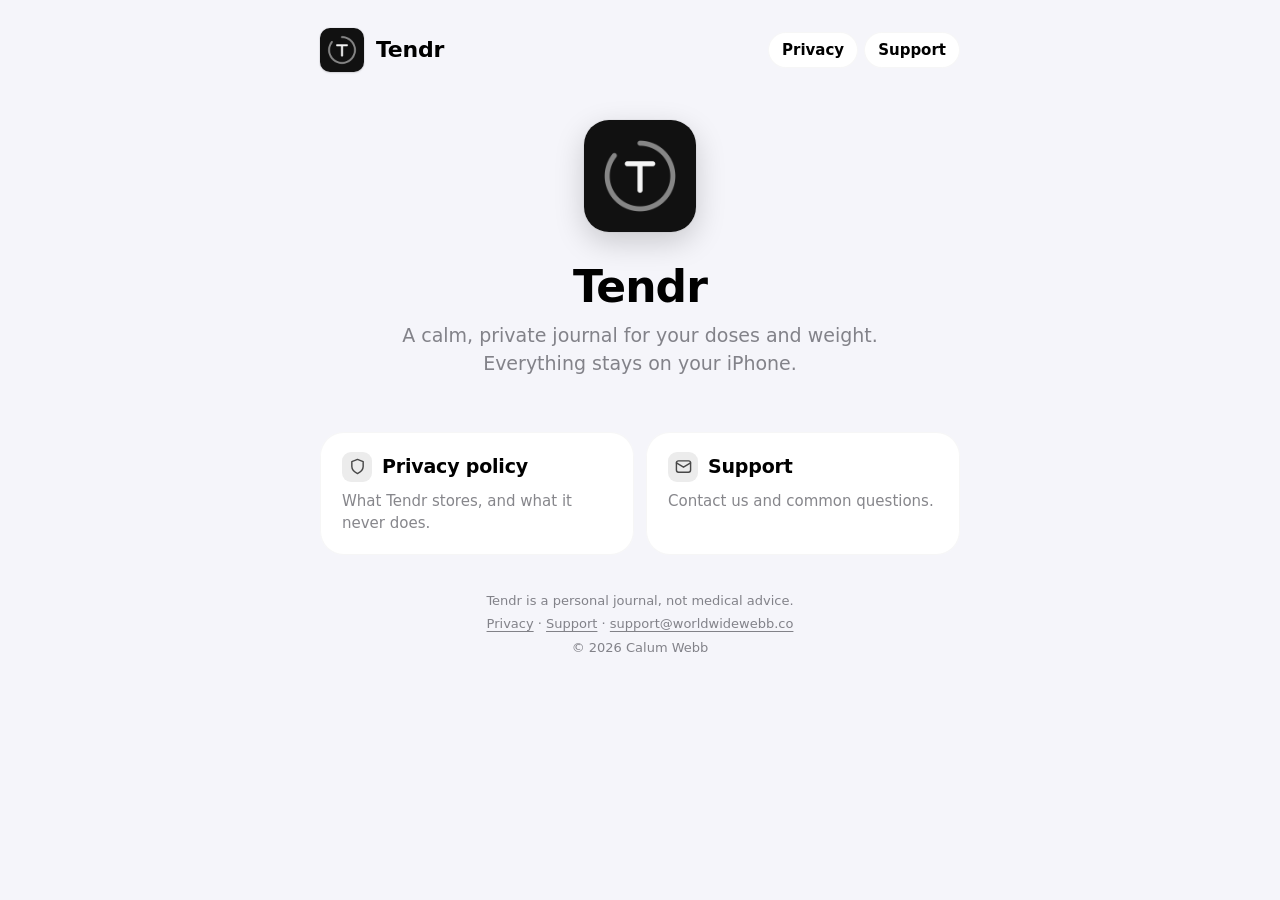
<file: site/index.html>
<!doctype html>
<html lang="en">
<head>
<meta charset="utf-8">
<meta name="viewport" content="width=device-width, initial-scale=1, viewport-fit=cover">
<title>Tendr · Dose & Weight Journal</title>
<meta name="description" content="Tendr is a private dose and weight journal for iPhone.">
<meta name="color-scheme" content="light dark">
<meta name="theme-color" content="#f5f5fa" media="(prefers-color-scheme: light)">
<meta name="theme-color" content="#000000" media="(prefers-color-scheme: dark)">
<link rel="icon" type="image/png" href="./assets/favicon-64.png">
<link rel="apple-touch-icon" href="./assets/apple-touch-icon.png">
<link rel="stylesheet" href="./assets/style.css">
</head>
<body>
<div class="wrap">
<header class="topnav">
<a class="brand" href="./"><img src="./assets/icon-256.png" alt="Tendr app icon" width="44" height="44"><span>Tendr</span></a>
<nav class="pills" aria-label="Site"><a class="pill" href="./privacy/">Privacy</a><a class="pill" href="./support/">Support</a></nav>
</header>
<main>
<section class="hero">
<img src="assets/icon-256.png" alt="Tendr app icon" width="112" height="112">
<h1>Tendr</h1>
<p class="lede">A calm, private journal for your doses and weight. Everything stays on your iPhone.</p>
</section>
<div class="links">
<a class="card" href="privacy/"><h2><span class="glyph"><svg viewBox="0 0 24 24" fill="none" stroke="currentColor" stroke-width="2" stroke-linecap="round" stroke-linejoin="round" aria-hidden="true"><path d="M12 22s8-4 8-10V5l-8-3-8 3v7c0 6 8 10 8 10z"/></svg></span>Privacy policy</h2><span>What Tendr stores, and what it never does.</span></a>
<a class="card" href="support/"><h2><span class="glyph"><svg viewBox="0 0 24 24" fill="none" stroke="currentColor" stroke-width="2" stroke-linecap="round" stroke-linejoin="round" aria-hidden="true"><rect x="2" y="4" width="20" height="16" rx="3"/><path d="m22 7-10 6L2 7"/></svg></span>Support</h2><span>Contact us and common questions.</span></a>
</div>

</main>
<footer>
<p>Tendr is a personal journal, not medical advice.</p>
<p><a href="./privacy/">Privacy</a> · <a href="./support/">Support</a> · <a href="mailto:support@worldwidewebb.co">support@worldwidewebb.co</a></p>
<p>© 2026 Calum Webb</p>
</footer>
</div>
</body>
</html>
</file>
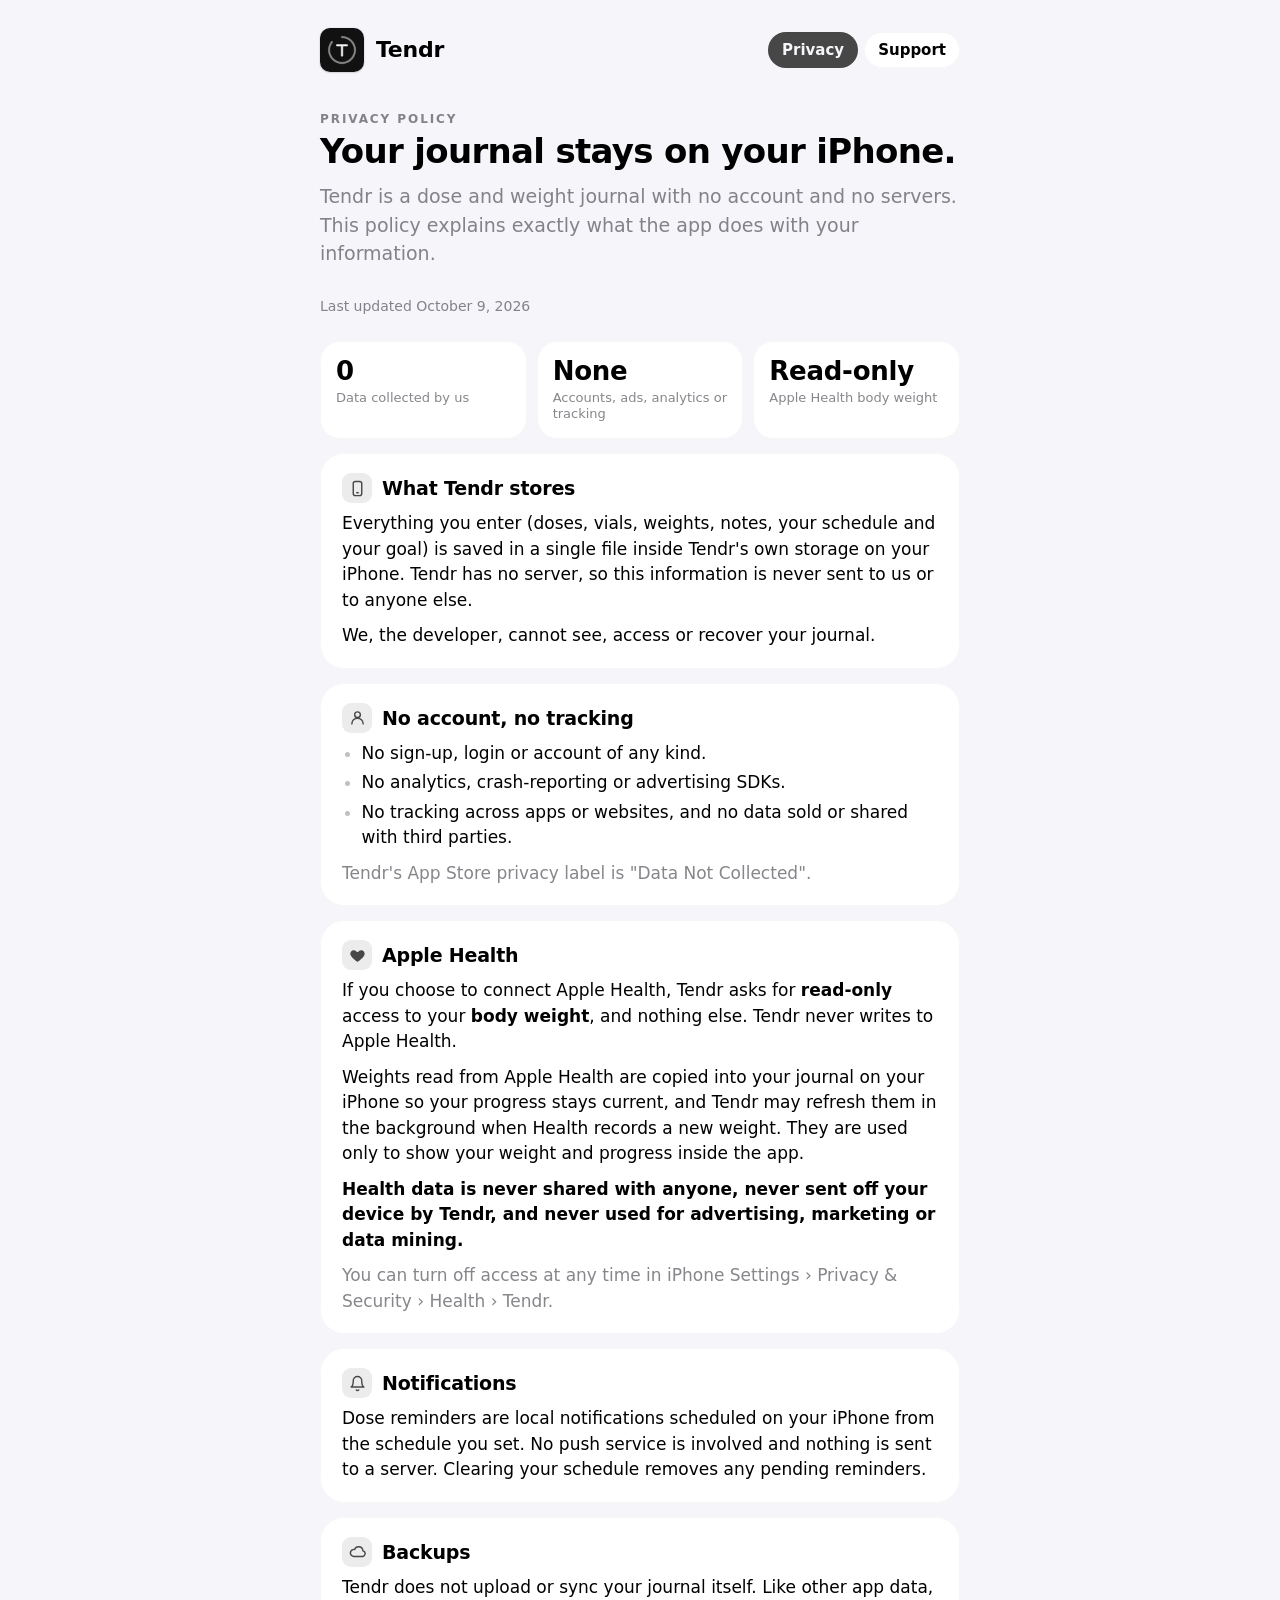
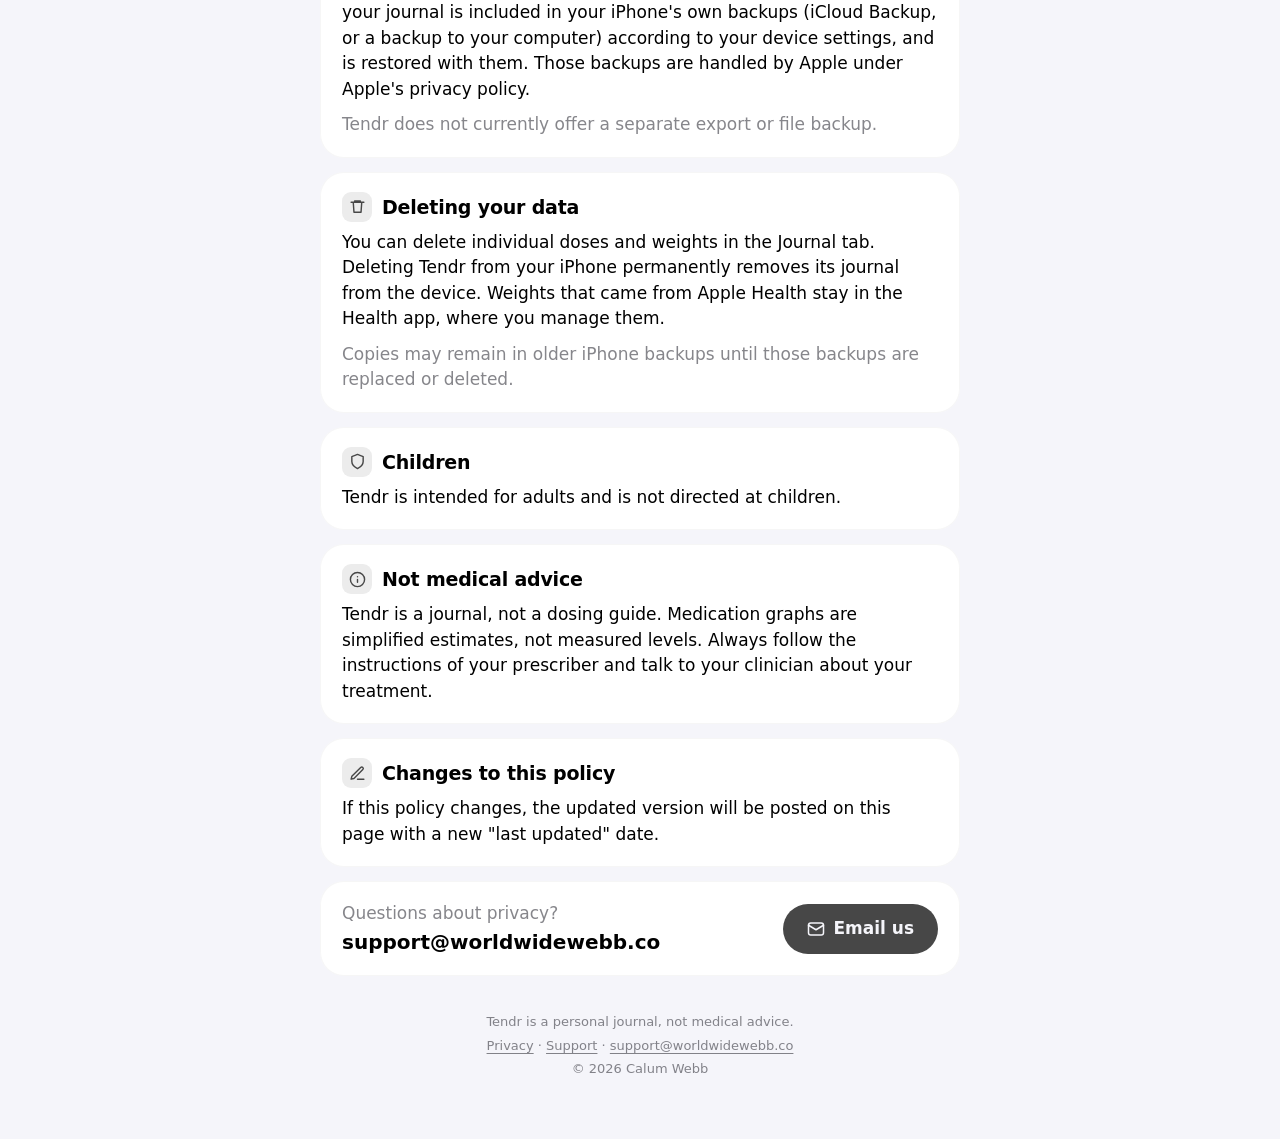
<file: site/privacy/index.html>
<!doctype html>
<html lang="en">
<head>
<meta charset="utf-8">
<meta name="viewport" content="width=device-width, initial-scale=1, viewport-fit=cover">
<title>Privacy Policy · Tendr</title>
<meta name="description" content="Tendr's privacy policy: your journal stays on your iPhone. No account, no servers, no tracking.">
<meta name="color-scheme" content="light dark">
<meta name="theme-color" content="#f5f5fa" media="(prefers-color-scheme: light)">
<meta name="theme-color" content="#000000" media="(prefers-color-scheme: dark)">
<link rel="icon" type="image/png" href="../assets/favicon-64.png">
<link rel="apple-touch-icon" href="../assets/apple-touch-icon.png">
<link rel="stylesheet" href="../assets/style.css">
</head>
<body>
<div class="wrap">
<header class="topnav">
<a class="brand" href="../"><img src="../assets/icon-256.png" alt="Tendr app icon" width="44" height="44"><span>Tendr</span></a>
<nav class="pills" aria-label="Site"><a class="pill" href="../privacy/" aria-current="page">Privacy</a><a class="pill" href="../support/">Support</a></nav>
</header>
<main>
<p class="eyebrow">Privacy policy</p>
<h1>Your journal stays on your iPhone.</h1>
<p class="lede">Tendr is a dose and weight journal with no account and no servers. This policy explains exactly what the app does with your information.</p>
<p class="meta">Last updated October 9, 2026</p>

<div class="facts" role="list">
<div class="fact" role="listitem"><b>0</b><small>Data collected by us</small></div>
<div class="fact" role="listitem"><b>None</b><small>Accounts, ads, analytics or tracking</small></div>
<div class="fact" role="listitem"><b>Read&#8209;only</b><small>Apple Health body weight</small></div>
</div>

<section class="card">
<h2><span class="glyph"><svg viewBox="0 0 24 24" fill="none" stroke="currentColor" stroke-width="2" stroke-linecap="round" stroke-linejoin="round" aria-hidden="true"><rect x="6" y="2" width="12" height="20" rx="3"/><path d="M11 18h2"/></svg></span>What Tendr stores</h2>
<p>Everything you enter (doses, vials, weights, notes, your schedule and your goal) is saved in a single file inside Tendr's own storage on your iPhone. Tendr has no server, so this information is never sent to us or to anyone else.</p>
<p>We, the developer, cannot see, access or recover your journal.</p>
</section>

<section class="card">
<h2><span class="glyph"><svg viewBox="0 0 24 24" fill="none" stroke="currentColor" stroke-width="2" stroke-linecap="round" stroke-linejoin="round" aria-hidden="true"><circle cx="12" cy="8" r="4"/><path d="M4 21a8 8 0 0 1 16 0"/></svg></span>No account, no tracking</h2>
<ul>
<li>No sign-up, login or account of any kind.</li>
<li>No analytics, crash-reporting or advertising SDKs.</li>
<li>No tracking across apps or websites, and no data sold or shared with third parties.</li>
</ul>
<p class="muted">Tendr's App Store privacy label is "Data Not Collected".</p>
</section>

<section class="card">
<h2><span class="glyph"><svg viewBox="0 0 24 24" fill="currentColor" aria-hidden="true"><path d="M12 21s-7.5-4.6-9.6-9.3C.9 8.3 3 4.5 6.7 4.5c2.1 0 3.6 1.1 4.3 2.4h2c.7-1.3 2.2-2.4 4.3-2.4 3.7 0 5.8 3.8 4.3 7.2C19.5 16.4 12 21 12 21z"/></svg></span>Apple Health</h2>
<p>If you choose to connect Apple Health, Tendr asks for <strong>read-only</strong> access to your <strong>body weight</strong>, and nothing else. Tendr never writes to Apple Health.</p>
<p>Weights read from Apple Health are copied into your journal on your iPhone so your progress stays current, and Tendr may refresh them in the background when Health records a new weight. They are used only to show your weight and progress inside the app.</p>
<p><strong>Health data is never shared with anyone, never sent off your device by Tendr, and never used for advertising, marketing or data mining.</strong></p>
<p class="muted">You can turn off access at any time in iPhone Settings › Privacy &amp; Security › Health › Tendr.</p>
</section>

<section class="card">
<h2><span class="glyph"><svg viewBox="0 0 24 24" fill="none" stroke="currentColor" stroke-width="2" stroke-linecap="round" stroke-linejoin="round" aria-hidden="true"><path d="M6 8a6 6 0 1 1 12 0c0 7 3 9 3 9H3s3-2 3-9"/><path d="M10.3 21a1.9 1.9 0 0 0 3.4 0"/></svg></span>Notifications</h2>
<p>Dose reminders are local notifications scheduled on your iPhone from the schedule you set. No push service is involved and nothing is sent to a server. Clearing your schedule removes any pending reminders.</p>
</section>

<section class="card">
<h2><span class="glyph"><svg viewBox="0 0 24 24" fill="none" stroke="currentColor" stroke-width="2" stroke-linecap="round" stroke-linejoin="round" aria-hidden="true"><path d="M17.5 19H7a5 5 0 1 1 1-9.9A6 6 0 0 1 19.6 11 4 4 0 0 1 17.5 19z"/></svg></span>Backups</h2>
<p>Tendr does not upload or sync your journal itself. Like other app data, your journal is included in your iPhone's own backups (iCloud Backup, or a backup to your computer) according to your device settings, and is restored with them. Those backups are handled by Apple under Apple's privacy policy.</p>
<p class="muted">Tendr does not currently offer a separate export or file backup.</p>
</section>

<section class="card">
<h2><span class="glyph"><svg viewBox="0 0 24 24" fill="none" stroke="currentColor" stroke-width="2" stroke-linecap="round" stroke-linejoin="round" aria-hidden="true"><path d="M3 6h18M8 6V4h8v2M6 6l1 14h10l1-14"/></svg></span>Deleting your data</h2>
<p>You can delete individual doses and weights in the Journal tab. Deleting Tendr from your iPhone permanently removes its journal from the device. Weights that came from Apple Health stay in the Health app, where you manage them.</p>
<p class="muted">Copies may remain in older iPhone backups until those backups are replaced or deleted.</p>
</section>

<section class="card">
<h2><span class="glyph"><svg viewBox="0 0 24 24" fill="none" stroke="currentColor" stroke-width="2" stroke-linecap="round" stroke-linejoin="round" aria-hidden="true"><path d="M12 22s8-4 8-10V5l-8-3-8 3v7c0 6 8 10 8 10z"/></svg></span>Children</h2>
<p>Tendr is intended for adults and is not directed at children.</p>
</section>

<section class="card">
<h2><span class="glyph"><svg viewBox="0 0 24 24" fill="none" stroke="currentColor" stroke-width="2" stroke-linecap="round" stroke-linejoin="round" aria-hidden="true"><circle cx="12" cy="12" r="10"/><path d="M12 16v-4M12 8h.01"/></svg></span>Not medical advice</h2>
<p>Tendr is a journal, not a dosing guide. Medication graphs are simplified estimates, not measured levels. Always follow the instructions of your prescriber and talk to your clinician about your treatment.</p>
</section>

<section class="card">
<h2><span class="glyph"><svg viewBox="0 0 24 24" fill="none" stroke="currentColor" stroke-width="2" stroke-linecap="round" stroke-linejoin="round" aria-hidden="true"><path d="M12 20h9"/><path d="M16.5 3.5a2.1 2.1 0 0 1 3 3L7 19l-4 1 1-4z"/></svg></span>Changes to this policy</h2>
<p>If this policy changes, the updated version will be posted on this page with a new "last updated" date.</p>
</section>

<section class="card contact">
<div><p class="muted" style="margin:0 0 2px">Questions about privacy?</p><a class="address" href="mailto:support@worldwidewebb.co">support@worldwidewebb.co</a></div>
<a class="button" href="mailto:support@worldwidewebb.co?subject=Tendr%20privacy"><svg viewBox="0 0 24 24" fill="none" stroke="currentColor" stroke-width="2" stroke-linecap="round" stroke-linejoin="round" aria-hidden="true"><rect x="2" y="4" width="20" height="16" rx="3"/><path d="m22 7-10 6L2 7"/></svg>Email us</a>
</section>

</main>
<footer>
<p>Tendr is a personal journal, not medical advice.</p>
<p><a href="../privacy/">Privacy</a> · <a href="../support/">Support</a> · <a href="mailto:support@worldwidewebb.co">support@worldwidewebb.co</a></p>
<p>© 2026 Calum Webb</p>
</footer>
</div>
</body>
</html>
</file>
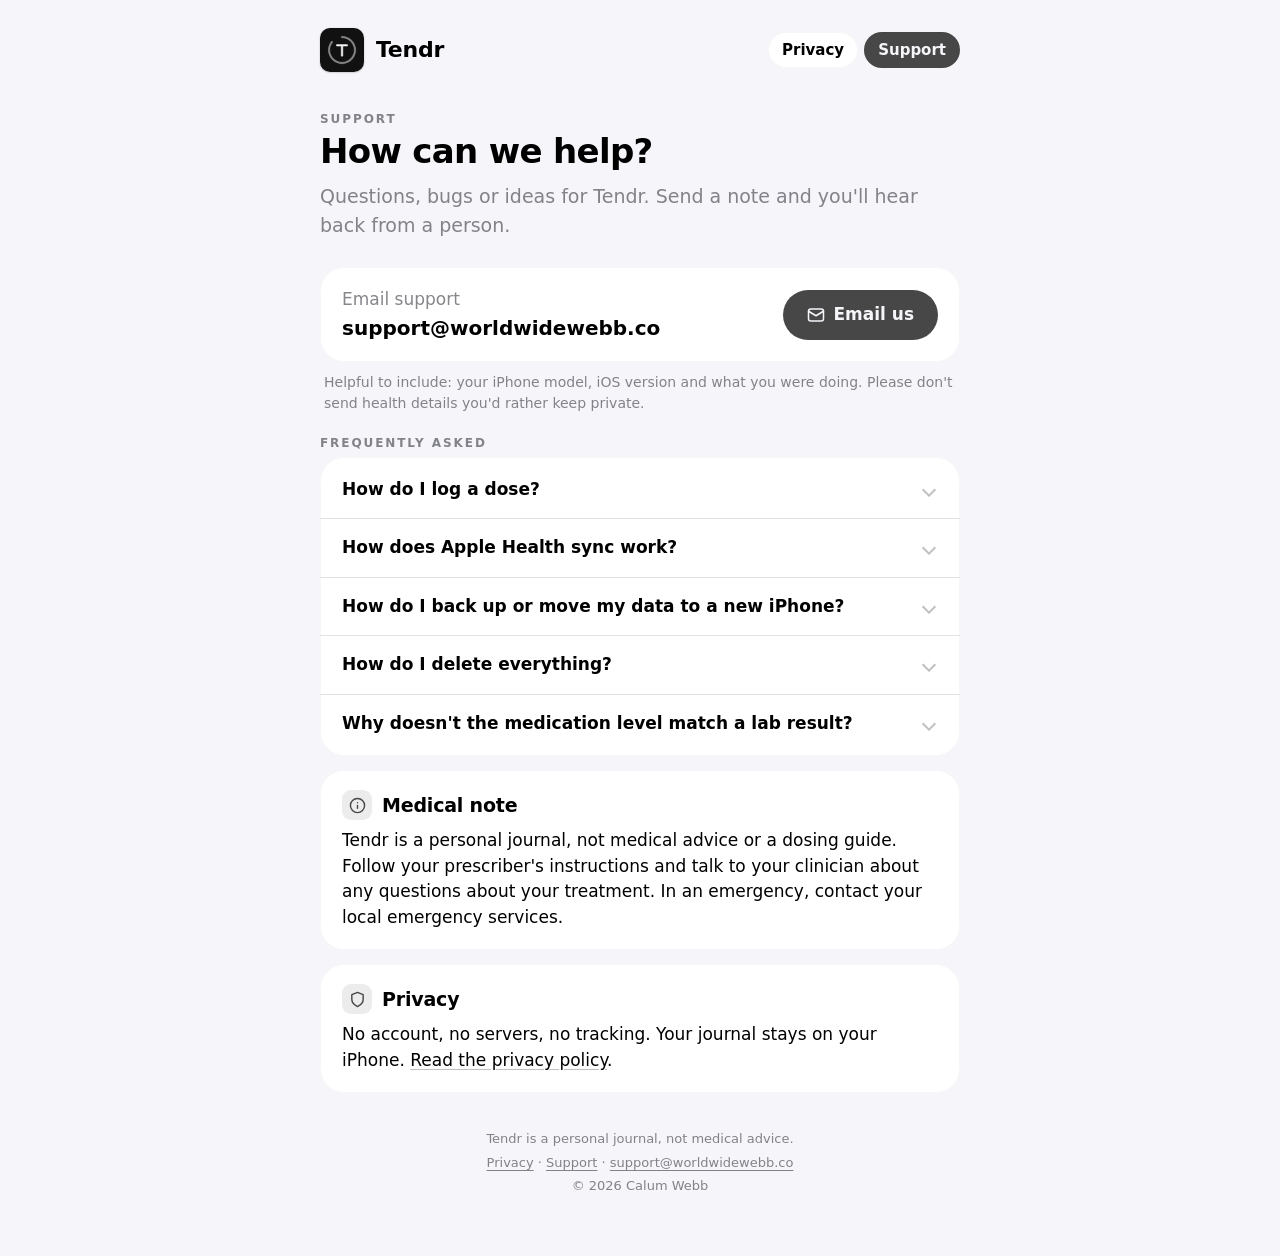
<file: site/support/index.html>
<!doctype html>
<html lang="en">
<head>
<meta charset="utf-8">
<meta name="viewport" content="width=device-width, initial-scale=1, viewport-fit=cover">
<title>Support · Tendr</title>
<meta name="description" content="Get help with Tendr, the private dose and weight journal for iPhone.">
<meta name="color-scheme" content="light dark">
<meta name="theme-color" content="#f5f5fa" media="(prefers-color-scheme: light)">
<meta name="theme-color" content="#000000" media="(prefers-color-scheme: dark)">
<link rel="icon" type="image/png" href="../assets/favicon-64.png">
<link rel="apple-touch-icon" href="../assets/apple-touch-icon.png">
<link rel="stylesheet" href="../assets/style.css">
</head>
<body>
<div class="wrap">
<header class="topnav">
<a class="brand" href="../"><img src="../assets/icon-256.png" alt="Tendr app icon" width="44" height="44"><span>Tendr</span></a>
<nav class="pills" aria-label="Site"><a class="pill" href="../privacy/">Privacy</a><a class="pill" href="../support/" aria-current="page">Support</a></nav>
</header>
<main>
<p class="eyebrow">Support</p>
<h1>How can we help?</h1>
<p class="lede">Questions, bugs or ideas for Tendr. Send a note and you'll hear back from a person.</p>

<section class="card contact">
<div><p class="muted" style="margin:0 0 2px">Email support</p><a class="address" href="mailto:support@worldwidewebb.co">support@worldwidewebb.co</a></div>
<a class="button" href="mailto:support@worldwidewebb.co?subject=Tendr%20support"><svg viewBox="0 0 24 24" fill="none" stroke="currentColor" stroke-width="2" stroke-linecap="round" stroke-linejoin="round" aria-hidden="true"><rect x="2" y="4" width="20" height="16" rx="3"/><path d="m22 7-10 6L2 7"/></svg>Email us</a>
</section>
<p class="meta" style="margin:-4px 4px 22px">Helpful to include: your iPhone model, iOS version and what you were doing. Please don't send health details you'd rather keep private.</p>

<p class="eyebrow" style="margin-top:8px">Frequently asked</p>
<section class="card faq">
<details><summary>How do I log a dose?</summary><div class="answer"><p>On the Home tab, tap <strong>Log dose</strong>. Enter the amount you took, check the date and time, add a note if you like, then save.</p><p>To fix a past entry, open the Journal tab and tap it to edit.</p></div></details>
<details><summary>How does Apple Health sync work?</summary><div class="answer"><p>In the Settings tab, tap <strong>Connect Apple Health</strong> and allow access to body weight. Tendr reads weight only and never writes to Health.</p><p>After that, new weights from Health appear automatically, and you can tap <strong>Sync body weight</strong> any time to refresh. To stop, turn off access in iPhone Settings › Privacy &amp; Security › Health › Tendr.</p></div></details>
<details><summary>How do I back up or move my data to a new iPhone?</summary><div class="answer"><p>Your journal lives only on your iPhone and is included in your normal iPhone backups. Keep iCloud Backup (or a computer backup) turned on, and when you set up a new iPhone, restore from that backup or use Quick Start to transfer. Tendr and its journal come across with it.</p><p>Tendr has no account or cloud sync of its own, so there's nothing to sign in to.</p></div></details>
<details><summary>How do I delete everything?</summary><div class="answer"><p>To remove single entries, swipe left on a dose or weight in the Journal tab and tap <strong>Delete</strong>. To clear reminders, clear your schedule.</p><p>To erase everything, delete the Tendr app from your iPhone. Its journal is removed with it. Weights imported from Apple Health remain in the Health app.</p></div></details>
<details><summary>Why doesn't the medication level match a lab result?</summary><div class="answer"><p>The level graph is a simplified estimate based on your logged doses. It isn't a measured blood level and shouldn't be used to decide doses.</p></div></details>
</section>

<section class="card">
<h2><span class="glyph"><svg viewBox="0 0 24 24" fill="none" stroke="currentColor" stroke-width="2" stroke-linecap="round" stroke-linejoin="round" aria-hidden="true"><circle cx="12" cy="12" r="10"/><path d="M12 16v-4M12 8h.01"/></svg></span>Medical note</h2>
<p>Tendr is a personal journal, not medical advice or a dosing guide. Follow your prescriber's instructions and talk to your clinician about any questions about your treatment. In an emergency, contact your local emergency services.</p>
</section>

<section class="card">
<h2><span class="glyph"><svg viewBox="0 0 24 24" fill="none" stroke="currentColor" stroke-width="2" stroke-linecap="round" stroke-linejoin="round" aria-hidden="true"><path d="M12 22s8-4 8-10V5l-8-3-8 3v7c0 6 8 10 8 10z"/></svg></span>Privacy</h2>
<p>No account, no servers, no tracking. Your journal stays on your iPhone. <a href="../privacy/">Read the privacy policy</a>.</p>
</section>

</main>
<footer>
<p>Tendr is a personal journal, not medical advice.</p>
<p><a href="../privacy/">Privacy</a> · <a href="../support/">Support</a> · <a href="mailto:support@worldwidewebb.co">support@worldwidewebb.co</a></p>
<p>© 2026 Calum Webb</p>
</footer>
</div>
</body>
</html>
</file>
<file: site/assets/style.css>
/* Tendr site. Mirrors the app's Theme (Still/StillApp.swift):
   background  light #F5F5FA / dark #000
   card        light #FFF    / dark #111 (white 0.065), radius 24, hairline stroke
   accent      Graphite light #474747 / dark #B8B8B8 (default app tint). Black, white and graphite only.
   type        SF Pro, SF Pro Rounded for numerals and the wordmark */
:root {
  color-scheme: light dark;
  --bg: #f5f5fa;
  --card: #ffffff;
  --text: #000000;
  --secondary: rgba(60, 60, 67, 0.62);
  --tertiary: rgba(60, 60, 67, 0.32);
  --stroke: rgba(0, 0, 0, 0.035);
  --divider: rgba(60, 60, 67, 0.14);
  --accent: #474747;
  --on-accent: #f5f5fa;
  --sage: rgba(71, 71, 71, 0.10);
  --rounded: ui-rounded, "SF Pro Rounded", -apple-system, BlinkMacSystemFont, "Segoe UI", system-ui, sans-serif;
  --sans: -apple-system, BlinkMacSystemFont, "SF Pro Text", "Segoe UI", system-ui, "Helvetica Neue", Arial, sans-serif;
}
@media (prefers-color-scheme: dark) {
  :root {
    --bg: #000000;
    --card: #111111;
    --text: #ffffff;
    --secondary: rgba(235, 235, 245, 0.6);
    --tertiary: rgba(235, 235, 245, 0.3);
    --stroke: rgba(255, 255, 255, 0.06);
    --divider: rgba(84, 84, 88, 0.55);
    --accent: #b8b8b8;
    --on-accent: #000000;
    --sage: rgba(184, 184, 184, 0.12);
  }
}
* { box-sizing: border-box; }
html { -webkit-text-size-adjust: 100%; }
body {
  margin: 0;
  background: var(--bg);
  color: var(--text);
  font: 17px/1.5 var(--sans);
  -webkit-font-smoothing: antialiased;
}
a { color: var(--accent); text-decoration: none; }
.card p a, .card li a, .answer a, .lede a { color: var(--text); text-decoration: underline; text-decoration-color: var(--tertiary); text-underline-offset: 3px; }
a:hover { text-decoration: underline; text-underline-offset: 3px; }
:focus-visible { outline: 2px solid var(--accent); outline-offset: 3px; border-radius: 8px; }

.wrap { max-width: 680px; margin: 0 auto; padding: 28px 20px 56px; }

/* Top bar: icon + wordmark, like the app's page header */
.brand { display: flex; align-items: center; gap: 12px; color: var(--text); }
.brand:hover { text-decoration: none; }
.brand img { width: 44px; height: 44px; border-radius: 10px; box-shadow: 0 1px 2px rgba(0,0,0,.12), 0 0 0 1px var(--stroke); }
.brand span { font: 700 22px/1 var(--rounded); letter-spacing: -0.01em; }
.topnav { display: flex; align-items: center; justify-content: space-between; gap: 12px; min-height: 44px; }
.pills { display: flex; gap: 6px; }
.pill {
  display: inline-flex; align-items: center; min-height: 36px; padding: 0 14px;
  border-radius: 999px; background: var(--card); color: var(--text);
  font-size: 15px; font-weight: 600; box-shadow: inset 0 0 0 1px var(--stroke);
}
.pill:hover { text-decoration: none; }
.pill[aria-current="page"] { background: var(--accent); color: var(--on-accent); }

/* Page header */
.eyebrow {
  margin: 40px 0 6px; color: var(--secondary);
  font: 700 12px/1.2 var(--sans); letter-spacing: 0.16em; text-transform: uppercase;
}
h1 { margin: 0; font-size: 34px; line-height: 1.12; font-weight: 700; letter-spacing: -0.02em; }
.lede { margin: 12px 0 28px; color: var(--secondary); font-size: 19px; }
.meta { color: var(--secondary); font-size: 14px; margin: 0 0 24px; }

/* Cards, matching .card(): padding 20, radius 24, hairline stroke */
.card {
  background: var(--card); border-radius: 24px; padding: 20px 22px;
  box-shadow: inset 0 0 0 1px var(--stroke); margin: 0 0 14px;
}
.card h2 {
  display: flex; align-items: center; gap: 10px;
  margin: 0 0 8px; font-size: 19px; line-height: 1.3; font-weight: 600; letter-spacing: -0.01em;
}
.card h2 .glyph {
  flex: none; display: inline-grid; place-items: center; width: 30px; height: 30px;
  border-radius: 9px; background: var(--sage); color: var(--accent);
}
.card h2 .glyph svg { width: 17px; height: 17px; }
.card p { margin: 0 0 10px; }
.card p:last-child, .card ul:last-child { margin-bottom: 0; }
.card ul { margin: 0 0 10px; padding-left: 1.15em; }
.card li { margin: 4px 0; }
.card li::marker { color: var(--tertiary); }
.muted { color: var(--secondary); }
strong { font-weight: 600; }

/* Summary row, like the Home stat tiles */
.facts { display: grid; grid-template-columns: repeat(3, 1fr); gap: 10px; margin: 0 0 14px; }
.fact { background: var(--card); border-radius: 20px; padding: 16px; box-shadow: inset 0 0 0 1px var(--stroke); }
.fact b { display: block; font: 600 26px/1.1 var(--rounded); letter-spacing: -0.01em; }
.fact small { display: block; margin-top: 4px; color: var(--secondary); font-size: 13px; line-height: 1.3; }

/* FAQ disclosure rows, grouped like an inset List */
.faq { padding: 4px 0; }
.faq details { border-top: 1px solid var(--divider); }
.faq details:first-of-type { border-top: 0; }
.faq summary {
  list-style: none; cursor: pointer; display: flex; align-items: center; justify-content: space-between; gap: 12px;
  padding: 16px 22px; font-weight: 600;
}
.faq summary::-webkit-details-marker { display: none; }
.faq summary::after {
  content: ""; flex: none; width: 8px; height: 8px; margin-right: 4px;
  border-right: 2px solid var(--tertiary); border-bottom: 2px solid var(--tertiary);
  transform: rotate(45deg); transition: transform .2s ease;
}
.faq details[open] summary::after { transform: rotate(-135deg); }
.faq .answer { padding: 0 22px 18px; color: var(--secondary); }
.faq .answer p { margin: 0 0 8px; }
.faq .answer p:last-child { margin: 0; }

/* Primary action: graphite capsule like "Log dose" */
.button {
  display: inline-flex; align-items: center; justify-content: center; gap: 8px;
  min-height: 50px; padding: 0 24px; border-radius: 999px;
  background: var(--accent); color: var(--on-accent); font-weight: 600;
}
.button:hover { text-decoration: none; filter: brightness(1.08); }
.button svg { width: 18px; height: 18px; }
.contact { display: flex; flex-wrap: wrap; align-items: center; justify-content: space-between; gap: 14px; }
.contact .address { font: 600 20px/1.3 var(--rounded); color: var(--text); word-break: break-all; }

/* Home hero */
.hero { text-align: center; padding: 48px 0 20px; }
.hero img { width: 112px; height: 112px; border-radius: 25px; box-shadow: 0 10px 30px rgba(0,0,0,.18), 0 0 0 1px var(--stroke); }
.hero h1 { margin-top: 22px; font-family: var(--rounded); font-size: 44px; }
.hero .lede { max-width: 30em; margin: 10px auto 26px; }
.links { display: grid; grid-template-columns: 1fr 1fr; gap: 12px; margin-top: 8px; }
.links a.card { display: block; color: var(--text); margin: 0; }
.links a.card:hover { text-decoration: none; transform: translateY(-1px); }
.links a.card > span { display: block; color: var(--secondary); font-size: 15px; margin-top: 2px; }

footer { margin-top: 36px; color: var(--secondary); font-size: 13px; text-align: center; }
footer a { color: var(--secondary); text-decoration: underline; text-underline-offset: 3px; }
footer p { margin: 4px 0; }

@media (max-width: 520px) {
  .wrap { padding-top: 18px; }
  h1 { font-size: 30px; }
  .facts { gap: 8px; }
  .fact { padding: 14px 12px; border-radius: 18px; }
  .fact b { font-size: 18px; }
  .fact small { font-size: 12px; }
  .links { grid-template-columns: 1fr; }
  .pill { padding: 0 12px; font-size: 14px; }
  .brand span { display: none; }
}
@media (prefers-reduced-motion: reduce) { * { transition: none !important; } }
</file>
